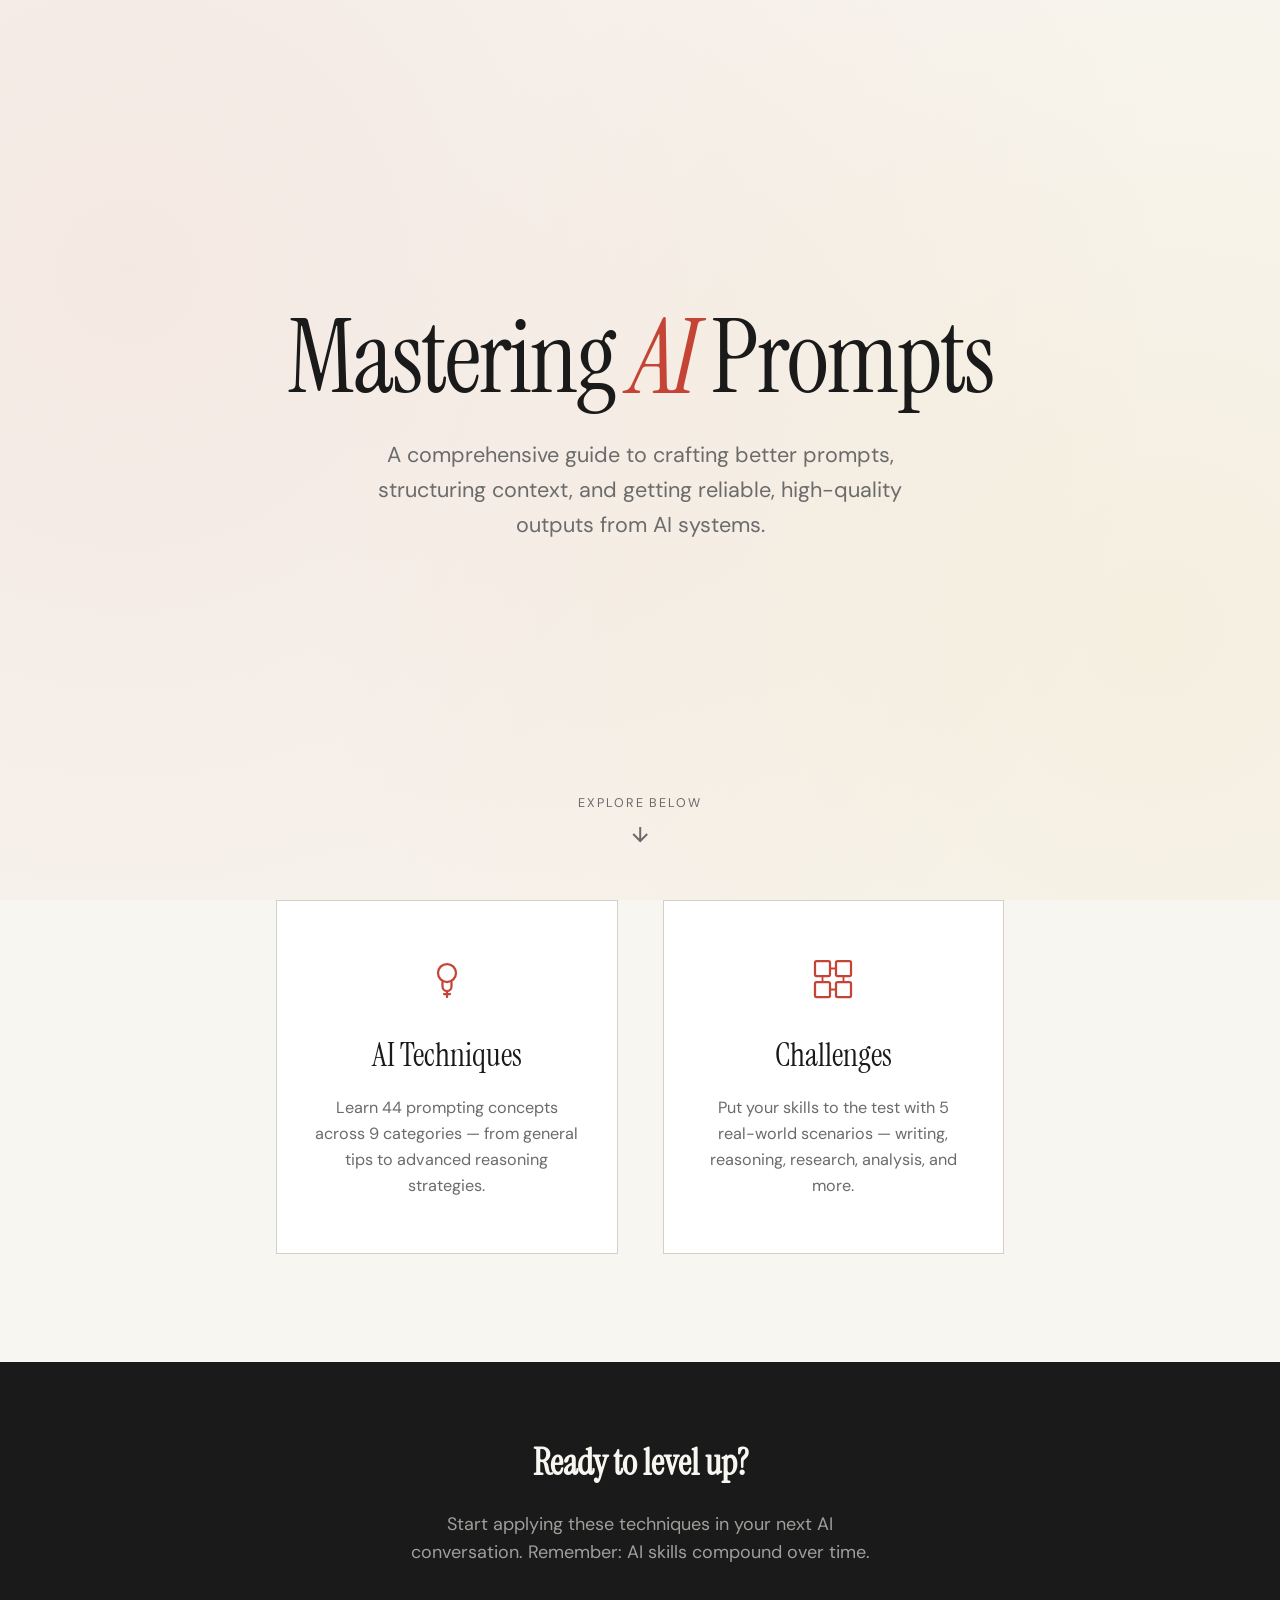
<file: index.html>
<!DOCTYPE html>
<html lang="en">
<head>
    <meta charset="UTF-8">
    <meta name="viewport" content="width=device-width, initial-scale=1.0">
    <title>Mastering AI Prompts — A Guide to Getting More From AI</title>
    <link href="https://fonts.googleapis.com/css2?family=Instrument+Serif:ital@0;1&family=DM+Sans:wght@400;500;600;700&display=swap" rel="stylesheet">
    <link rel="stylesheet" href="css/styles.css">
</head>
<body>

    <header class="hero">
        <div class="hero-content">
            <h1 class="fade-in">Mastering <em>AI</em> Prompts</h1>
            <p class="fade-in delay-2">A comprehensive guide to crafting better prompts, structuring context, and getting reliable, high-quality outputs from AI systems.</p>
        </div>
        <div class="scroll-hint">
            <span>Explore below</span>
            <svg viewBox="0 0 24 24" fill="none" stroke="currentColor" stroke-width="2">
                <path d="M12 5v14M5 12l7 7 7-7"/>
            </svg>
        </div>
    </header>

    <div class="hub-cards">
        <a href="ai-training.html" class="hub-card fade-in delay-1">
            <svg viewBox="0 0 64 64" fill="none" stroke="currentColor" stroke-width="3" stroke-linecap="round" stroke-linejoin="round">
                <circle cx="32" cy="24" r="12"/>
                <path d="M26 36v6a6 6 0 0012 0v-6M32 48v8M28 52h8"/>
            </svg>
            <h2>AI Techniques</h2>
            <p>Learn 44 prompting concepts across 9 categories — from general tips to advanced reasoning strategies.</p>
        </a>
        <a href="challenges.html" class="hub-card fade-in delay-2">
            <svg viewBox="0 0 64 64" fill="none" stroke="currentColor" stroke-width="3" stroke-linecap="round" stroke-linejoin="round">
                <rect x="8" y="8" width="20" height="20" rx="2"/>
                <rect x="36" y="8" width="20" height="20" rx="2"/>
                <rect x="8" y="36" width="20" height="20" rx="2"/>
                <rect x="36" y="36" width="20" height="20" rx="2"/>
                <path d="M28 18h8M46 28v8M28 46h8M18 28v8" stroke-width="2.5"/>
            </svg>
            <h2>Challenges</h2>
            <p>Put your skills to the test with 5 real-world scenarios — writing, reasoning, research, analysis, and more.</p>
        </a>
    </div>

    <footer style="margin-top: 6rem;">
        <h2>Ready to level up?</h2>
        <p>Start applying these techniques in your next AI conversation. Remember: AI skills compound over time.</p>
    </footer>

</body>
</html>
</file>
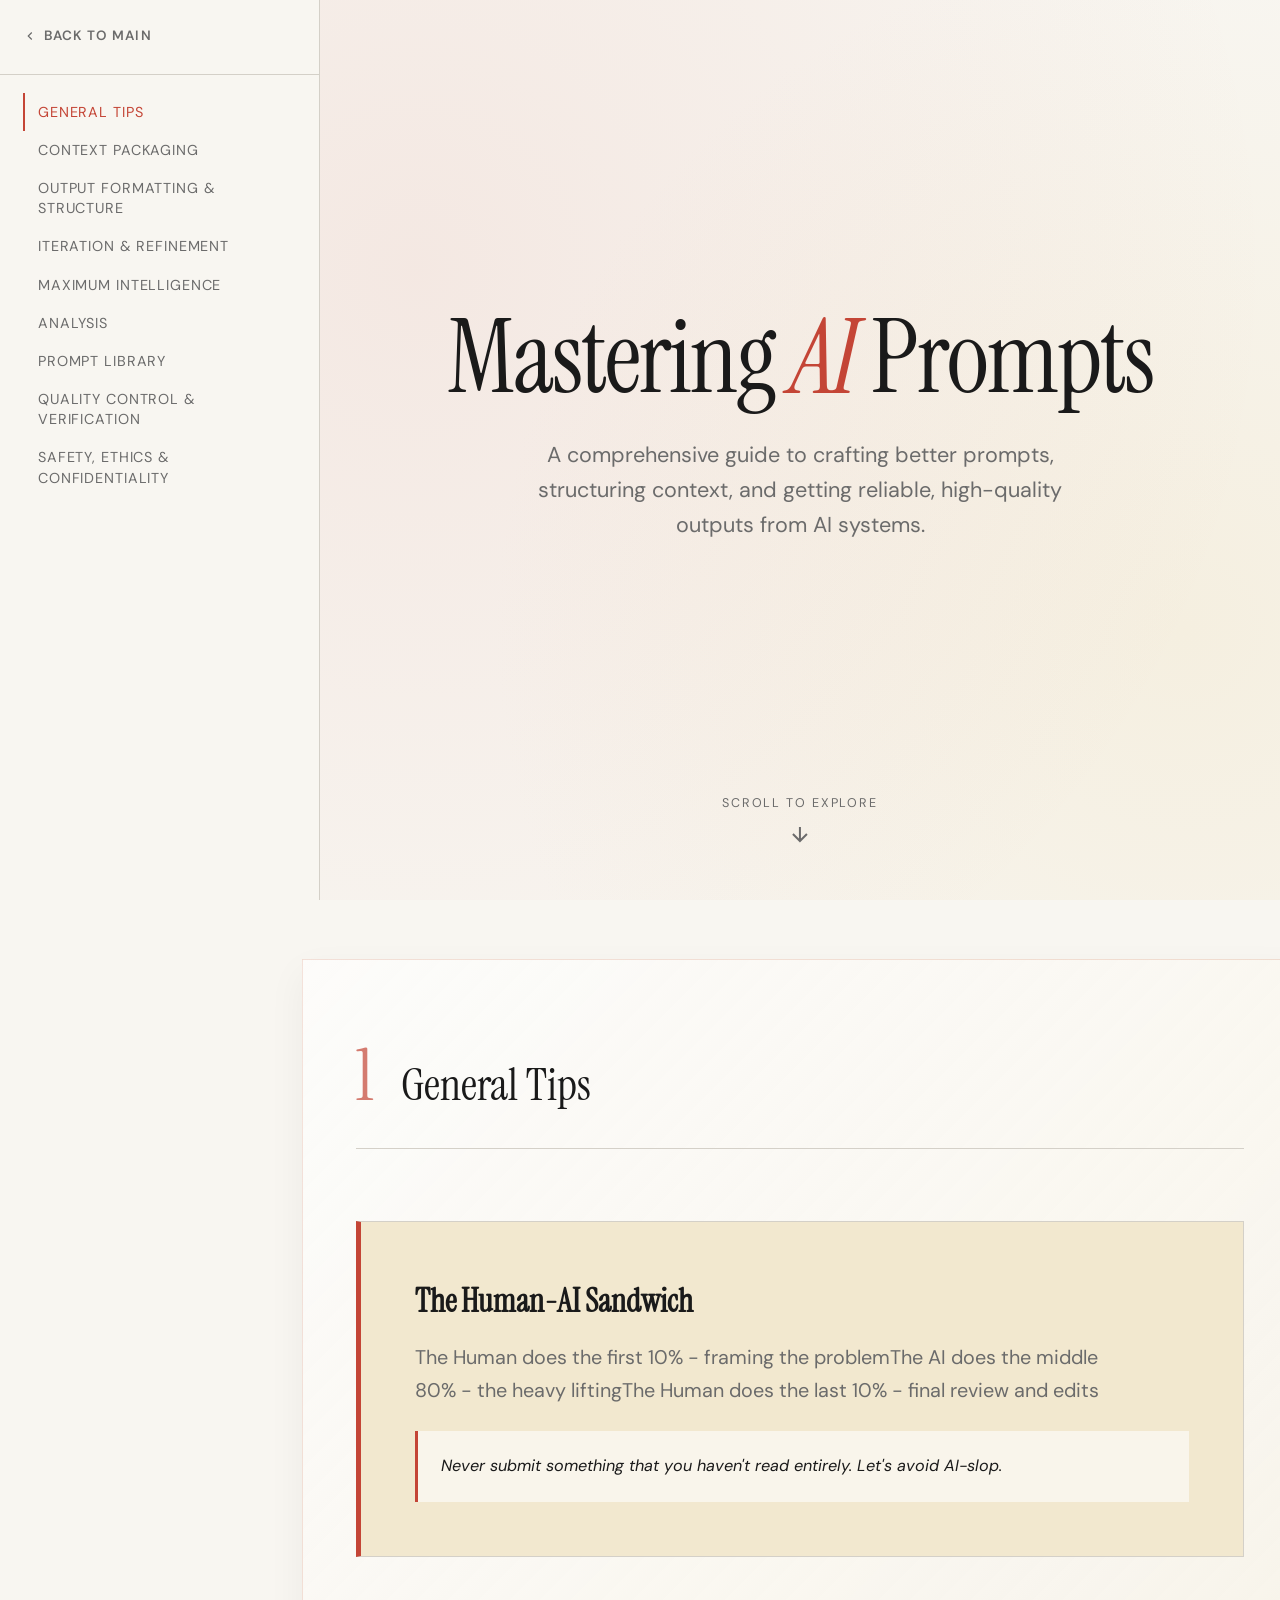
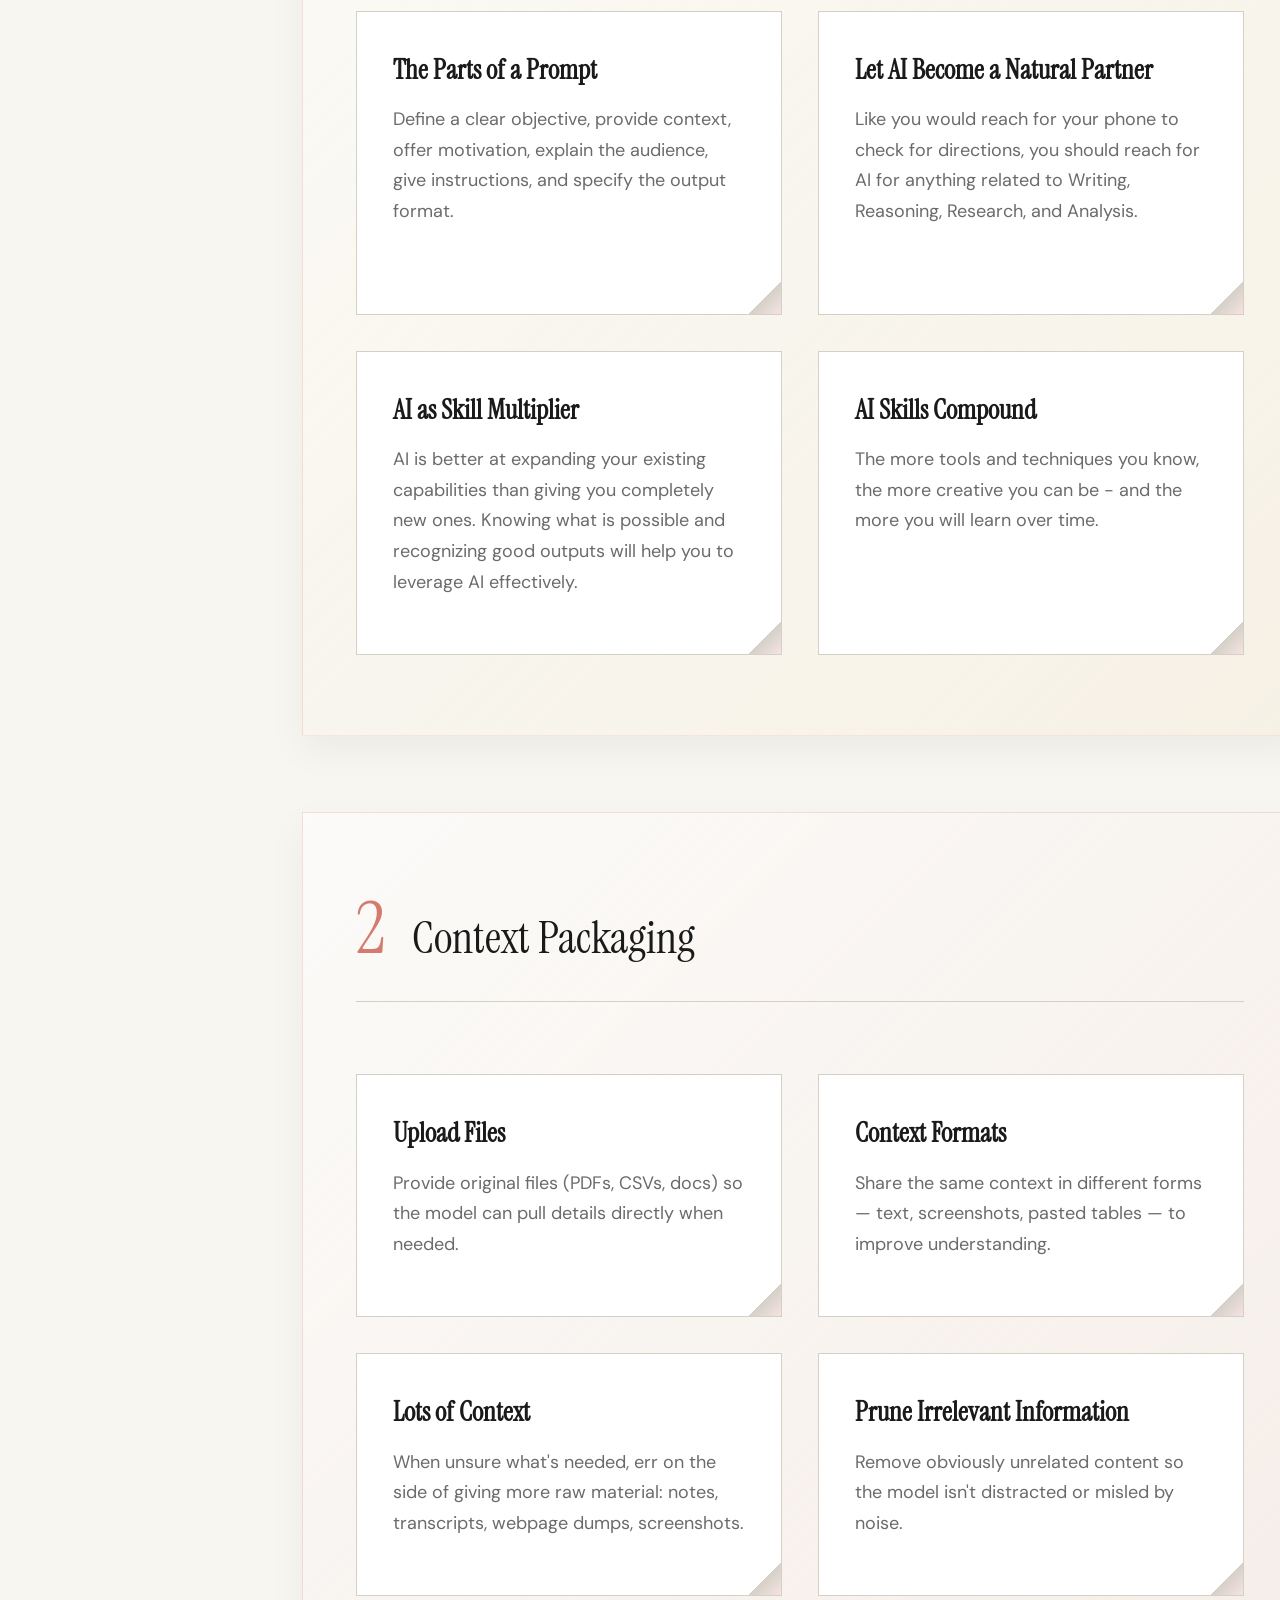
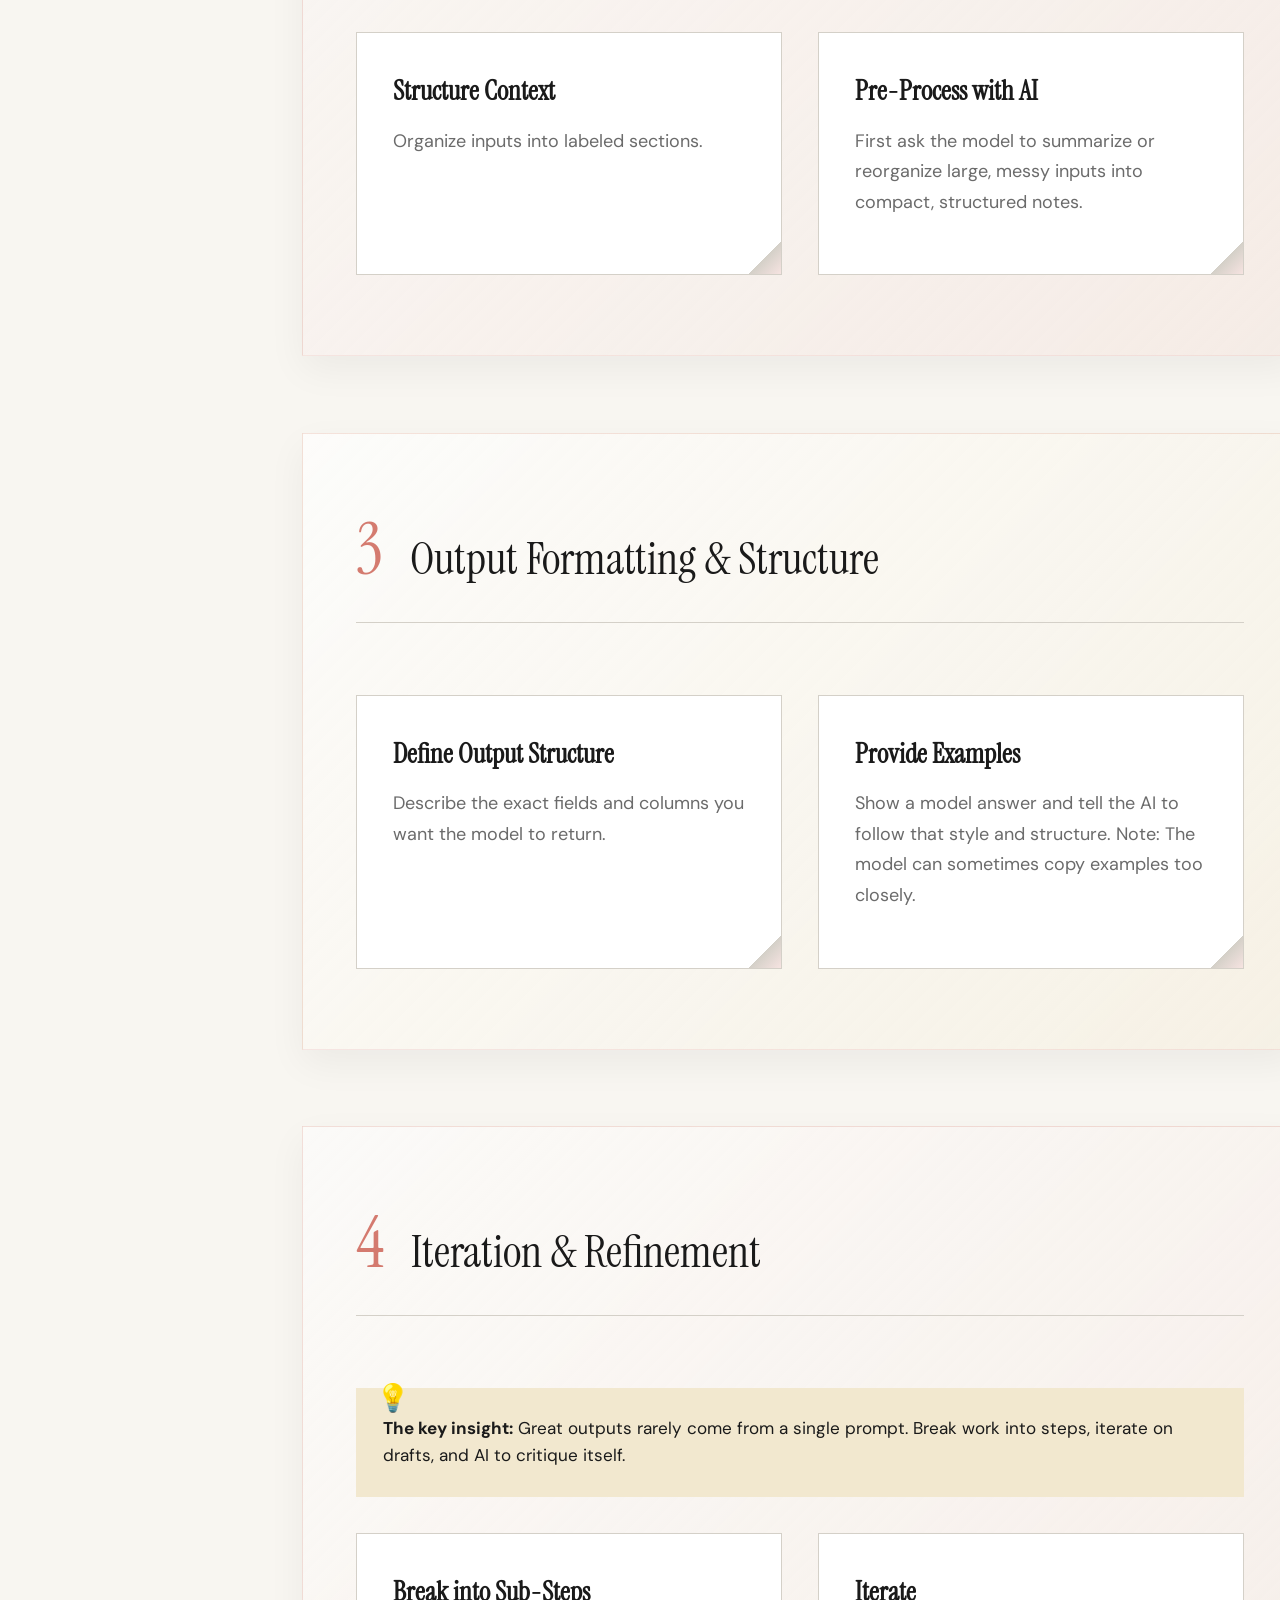
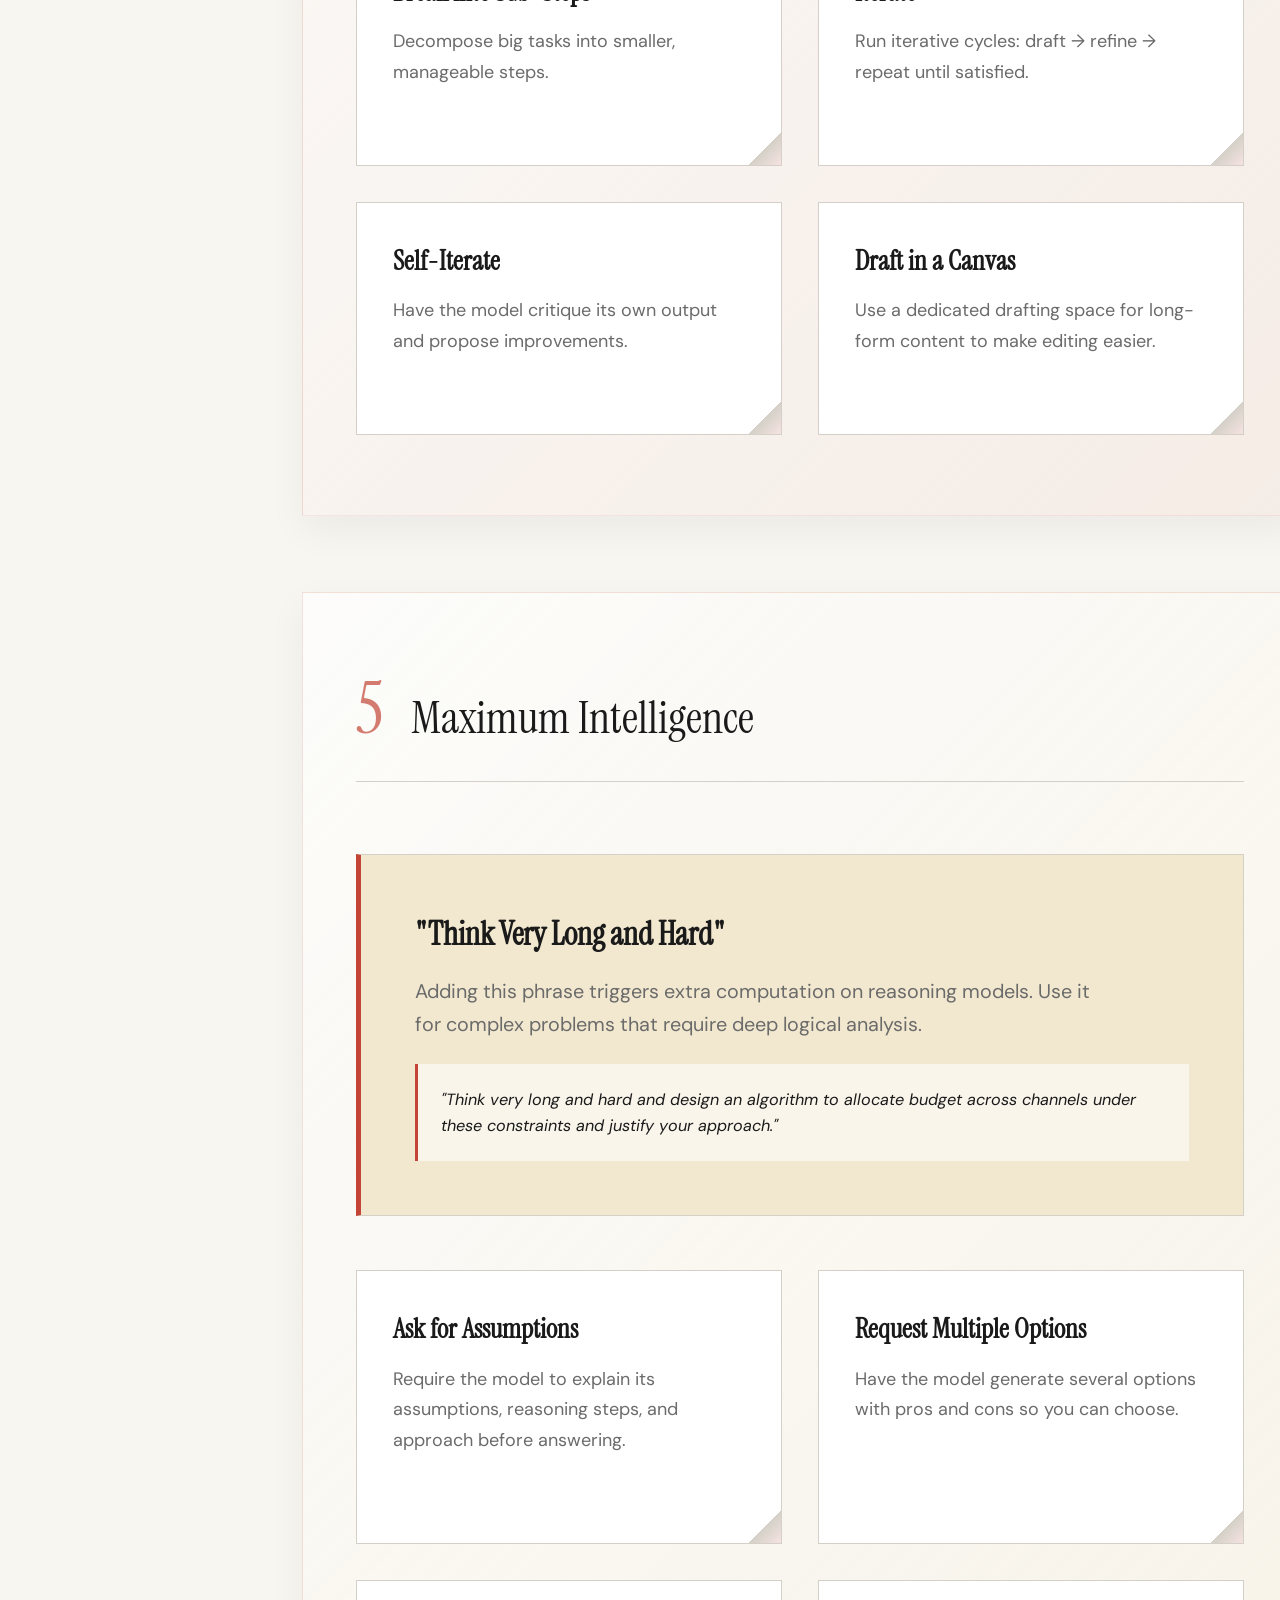
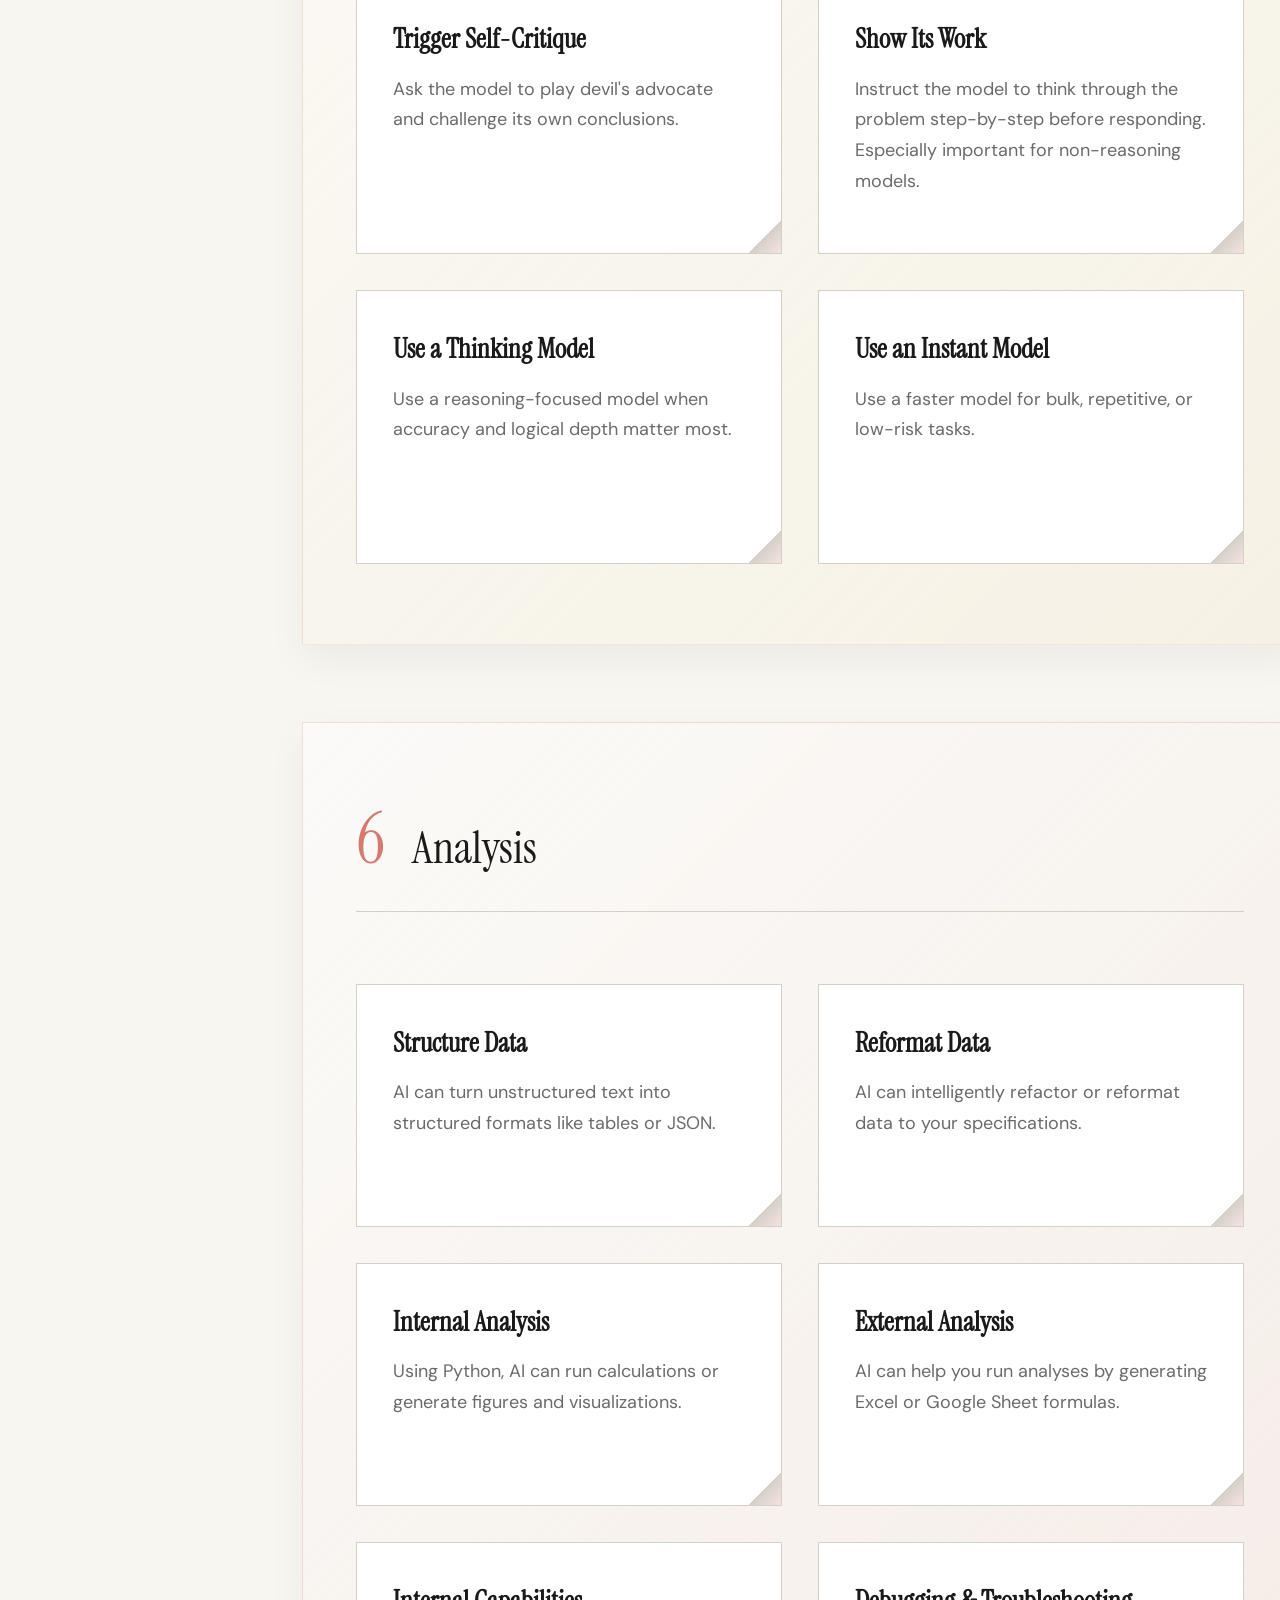
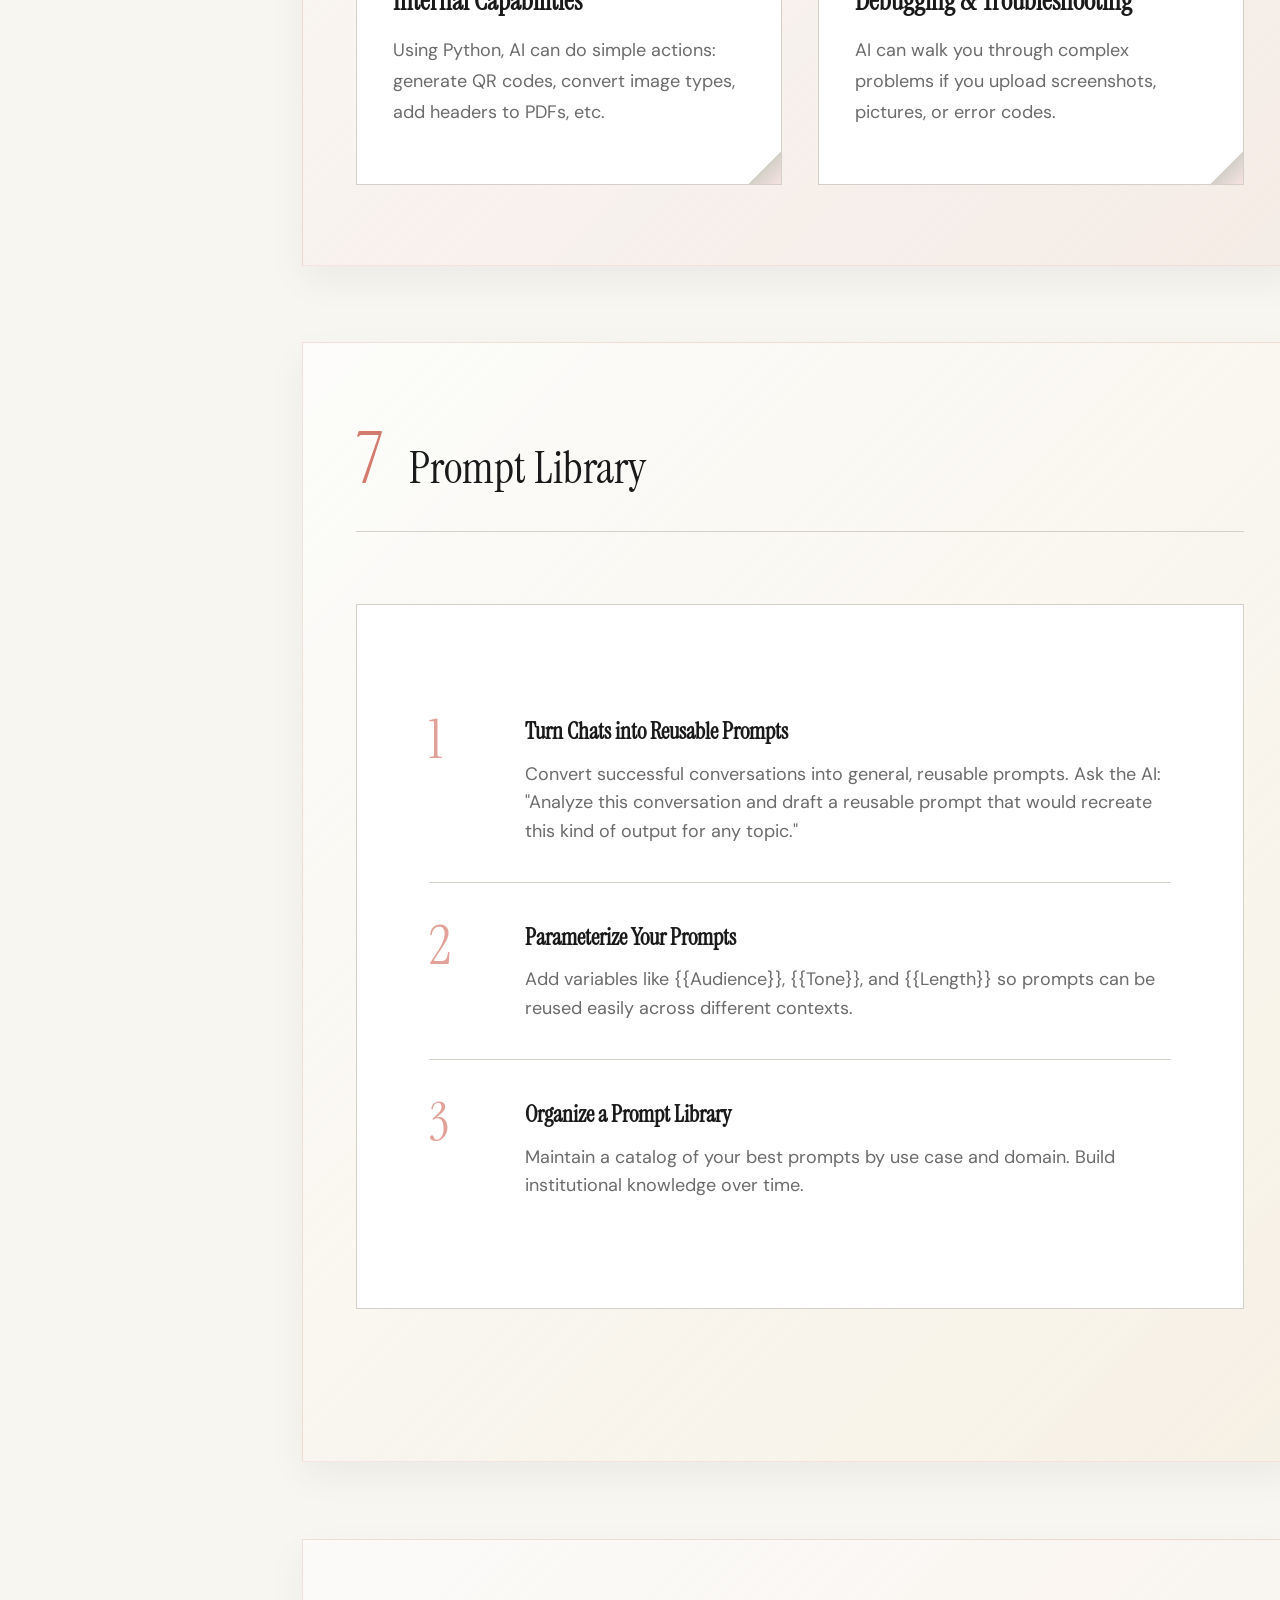
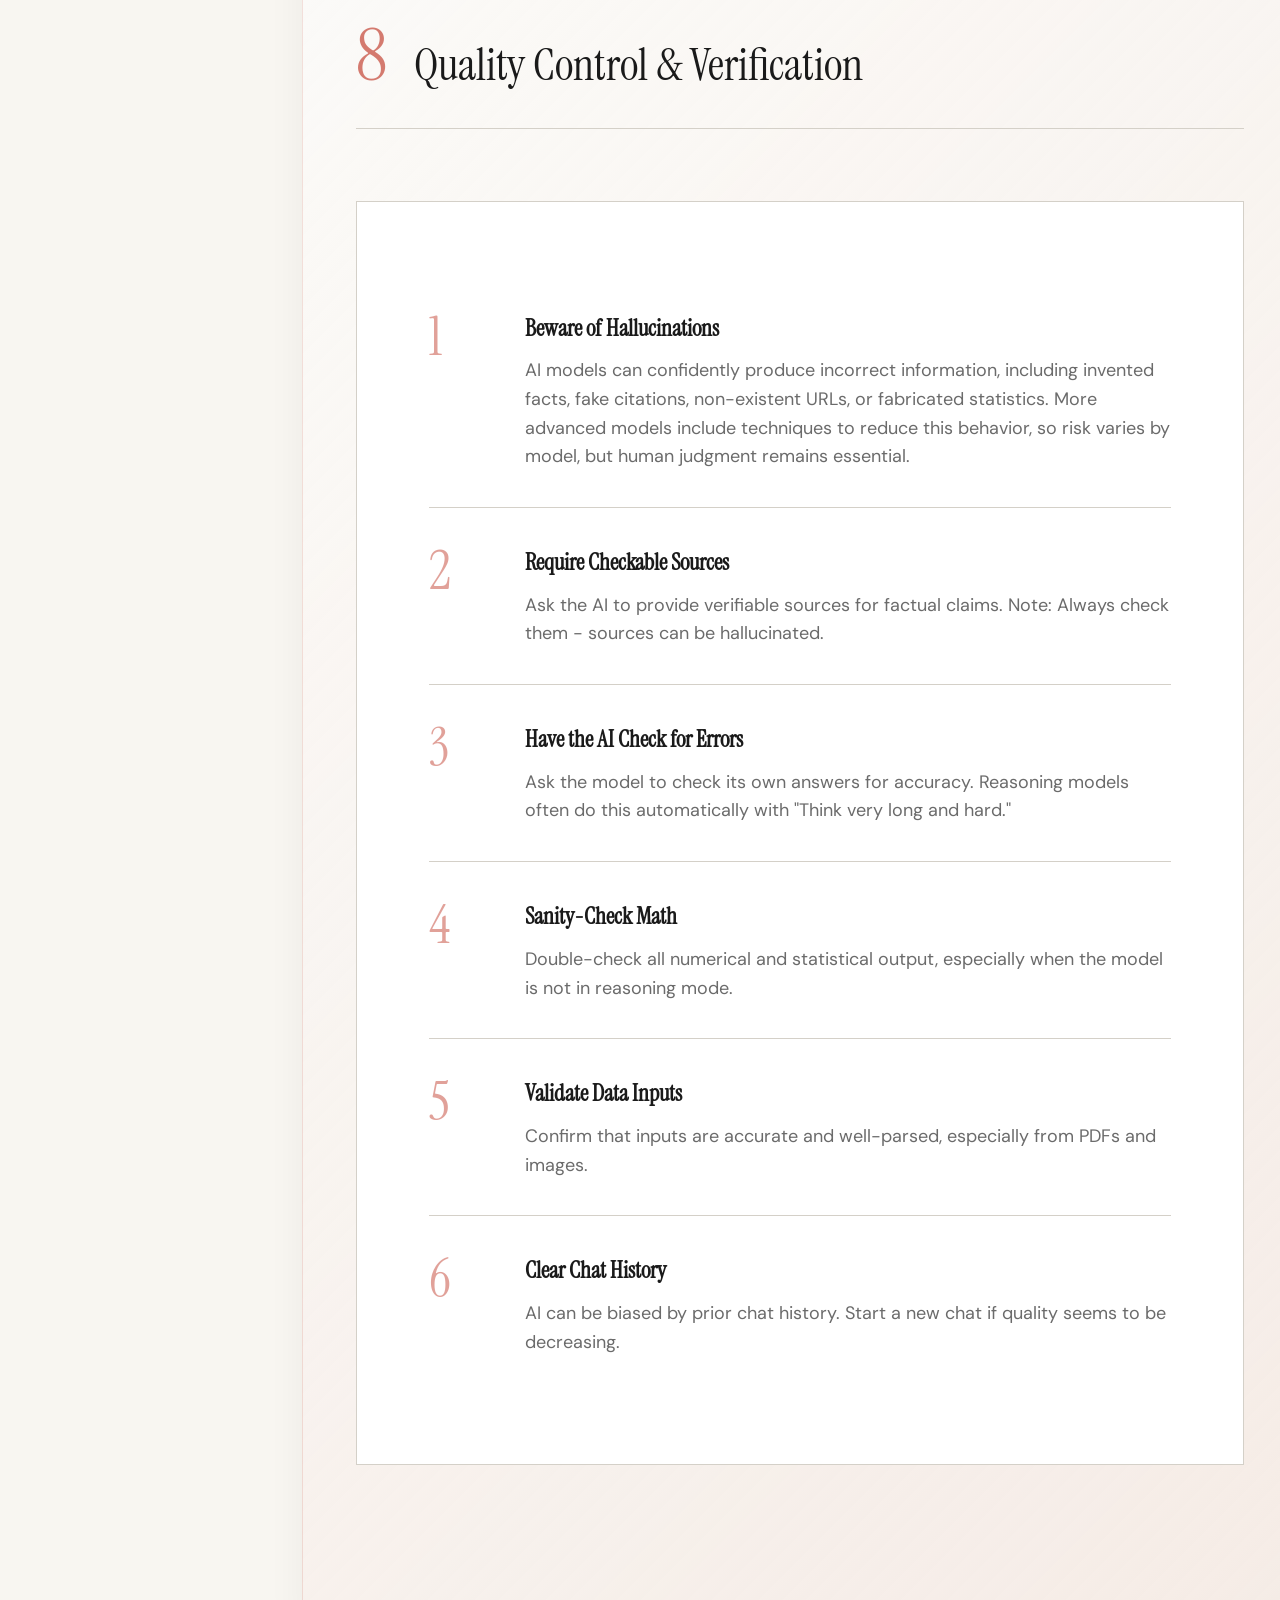
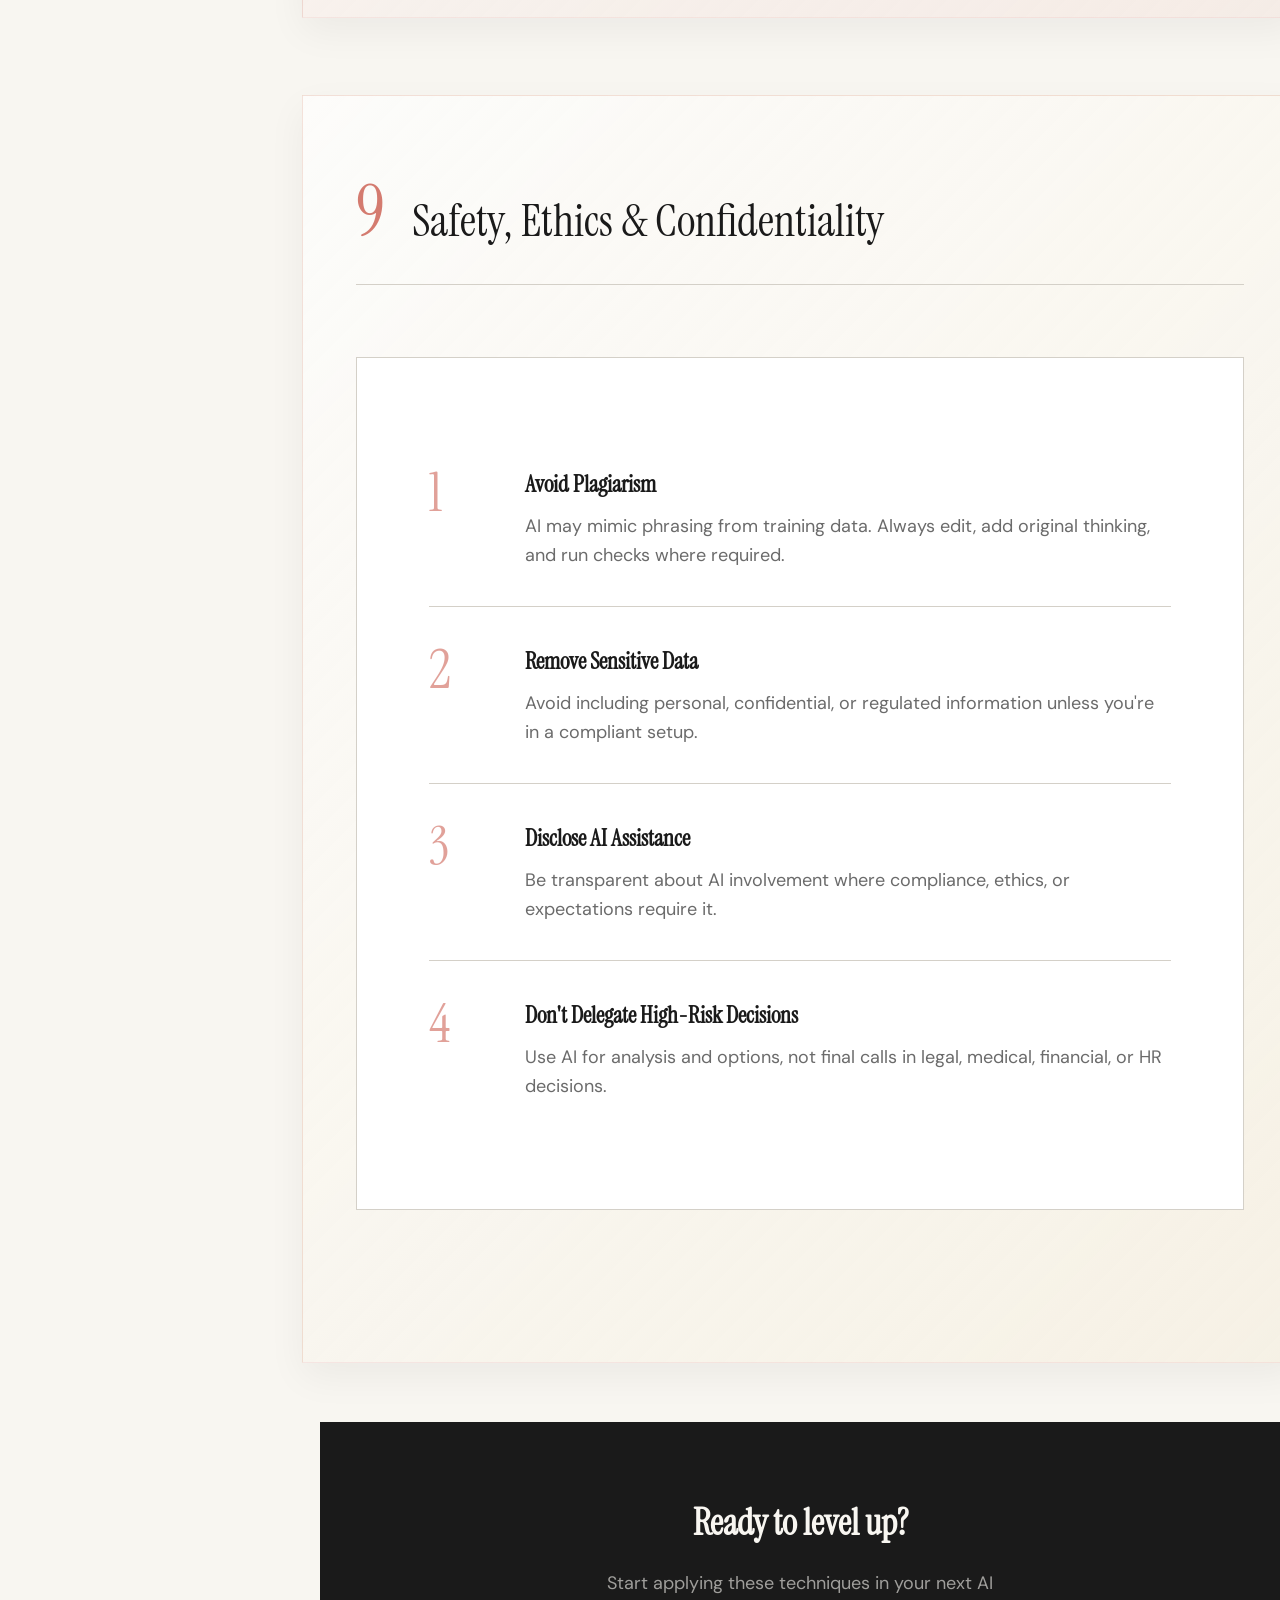
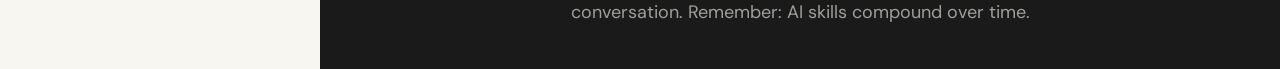
<file: ai-training.html>
<!DOCTYPE html>
<html lang="en">
<head>
    <meta charset="UTF-8">
    <meta name="viewport" content="width=device-width, initial-scale=1.0">
    <title>AI Techniques — Mastering AI Prompts</title>
    <link href="https://fonts.googleapis.com/css2?family=Instrument+Serif:ital@0;1&family=DM+Sans:wght@400;500;600;700&display=swap" rel="stylesheet">
    <link rel="stylesheet" href="css/styles.css">
</head>
<body class="has-sidebar">

    <nav class="sidebar">
        <div class="nav-header">
            <a href="index.html">
                <svg viewBox="0 0 24 24" fill="none" stroke="currentColor" stroke-width="2"><path d="M15 18l-6-6 6-6"/></svg>
                Back to Main
            </a>
        </div>
        <ul class="nav-list">
            <!-- Populated by concepts.js -->
        </ul>
    </nav>

    <header class="hero">
        <div class="hero-content">
            <h1 class="fade-in">Mastering <em>AI</em> Prompts</h1>
            <p class="fade-in delay-2">A comprehensive guide to crafting better prompts, structuring context, and getting reliable, high-quality outputs from AI systems.</p>
        </div>
        <div class="scroll-hint">
            <span>Scroll to explore</span>
            <svg viewBox="0 0 24 24" fill="none" stroke="currentColor" stroke-width="2">
                <path d="M12 5v14M5 12l7 7 7-7"/>
            </svg>
        </div>
    </header>

    <div id="concepts-content">
        <!-- Populated by concepts.js -->
    </div>

    <script type="module" src="js/concepts.js"></script>
</body>
</html>
</file>
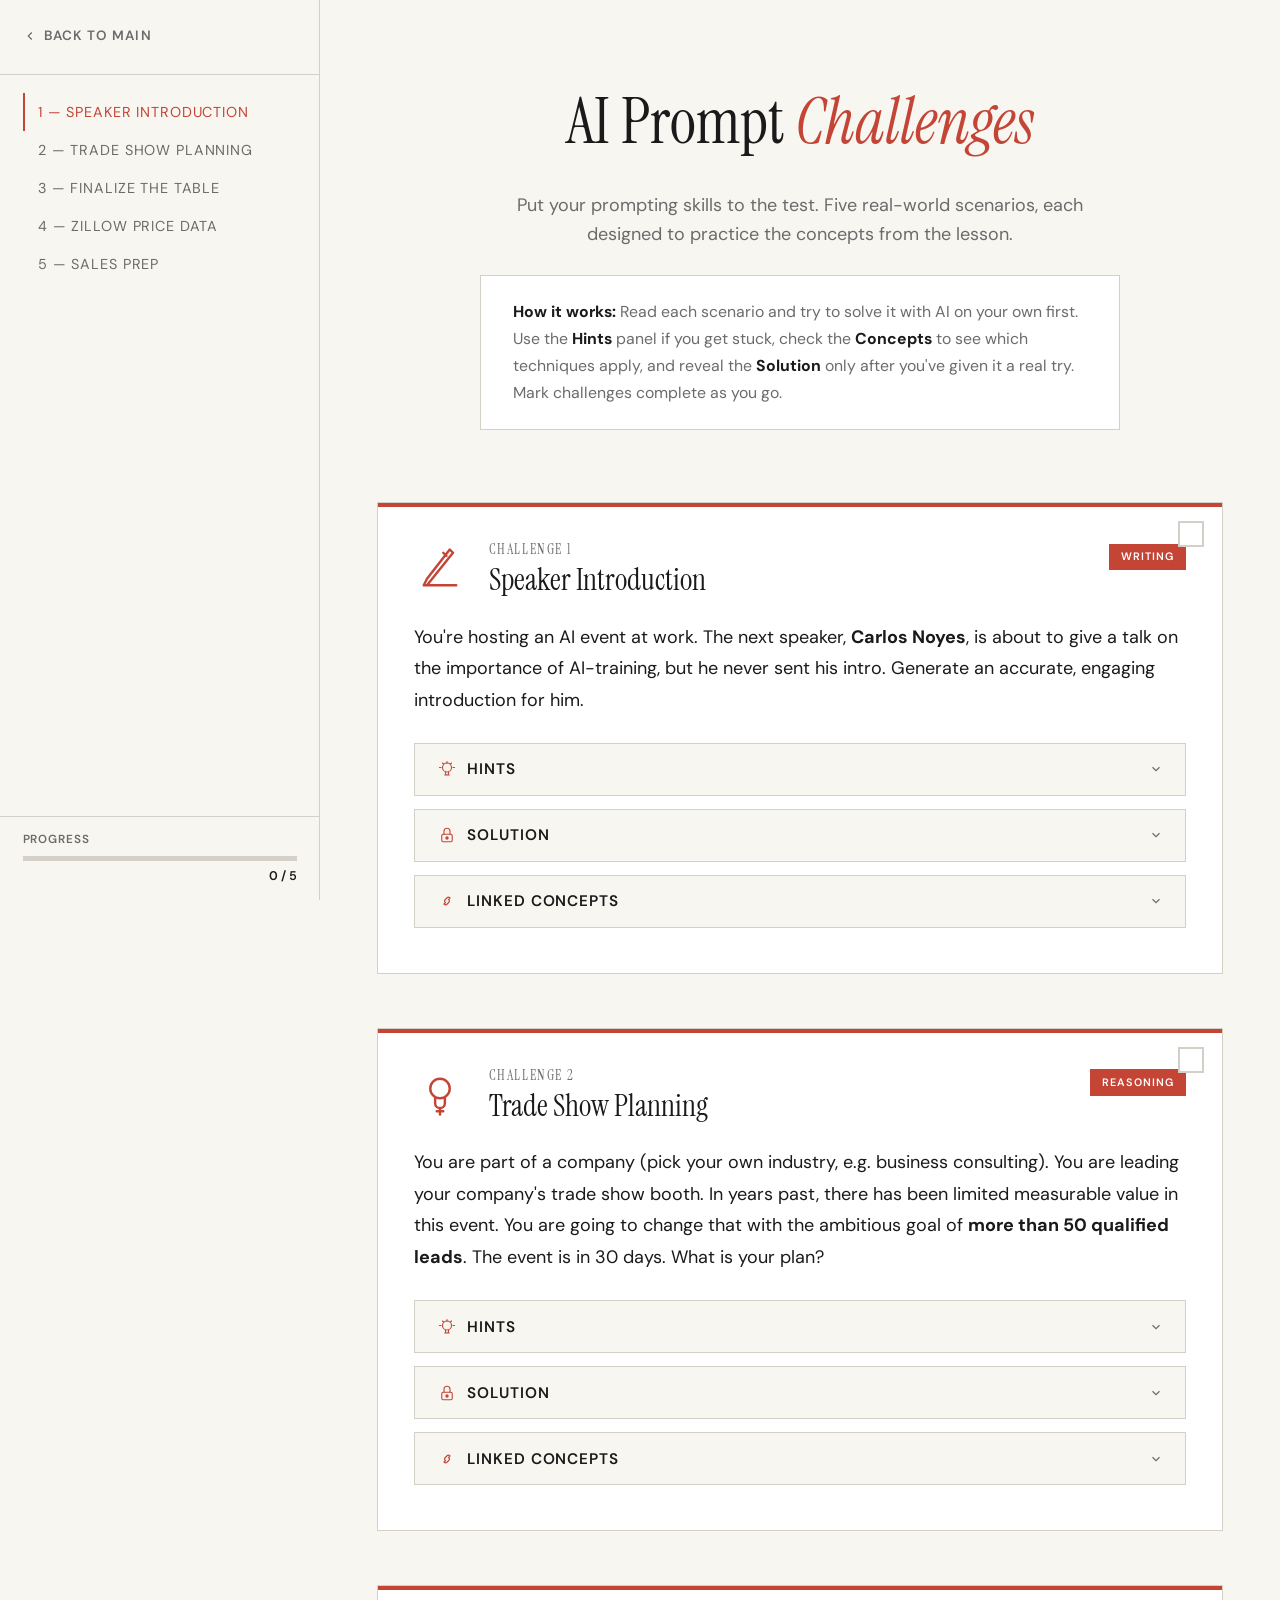
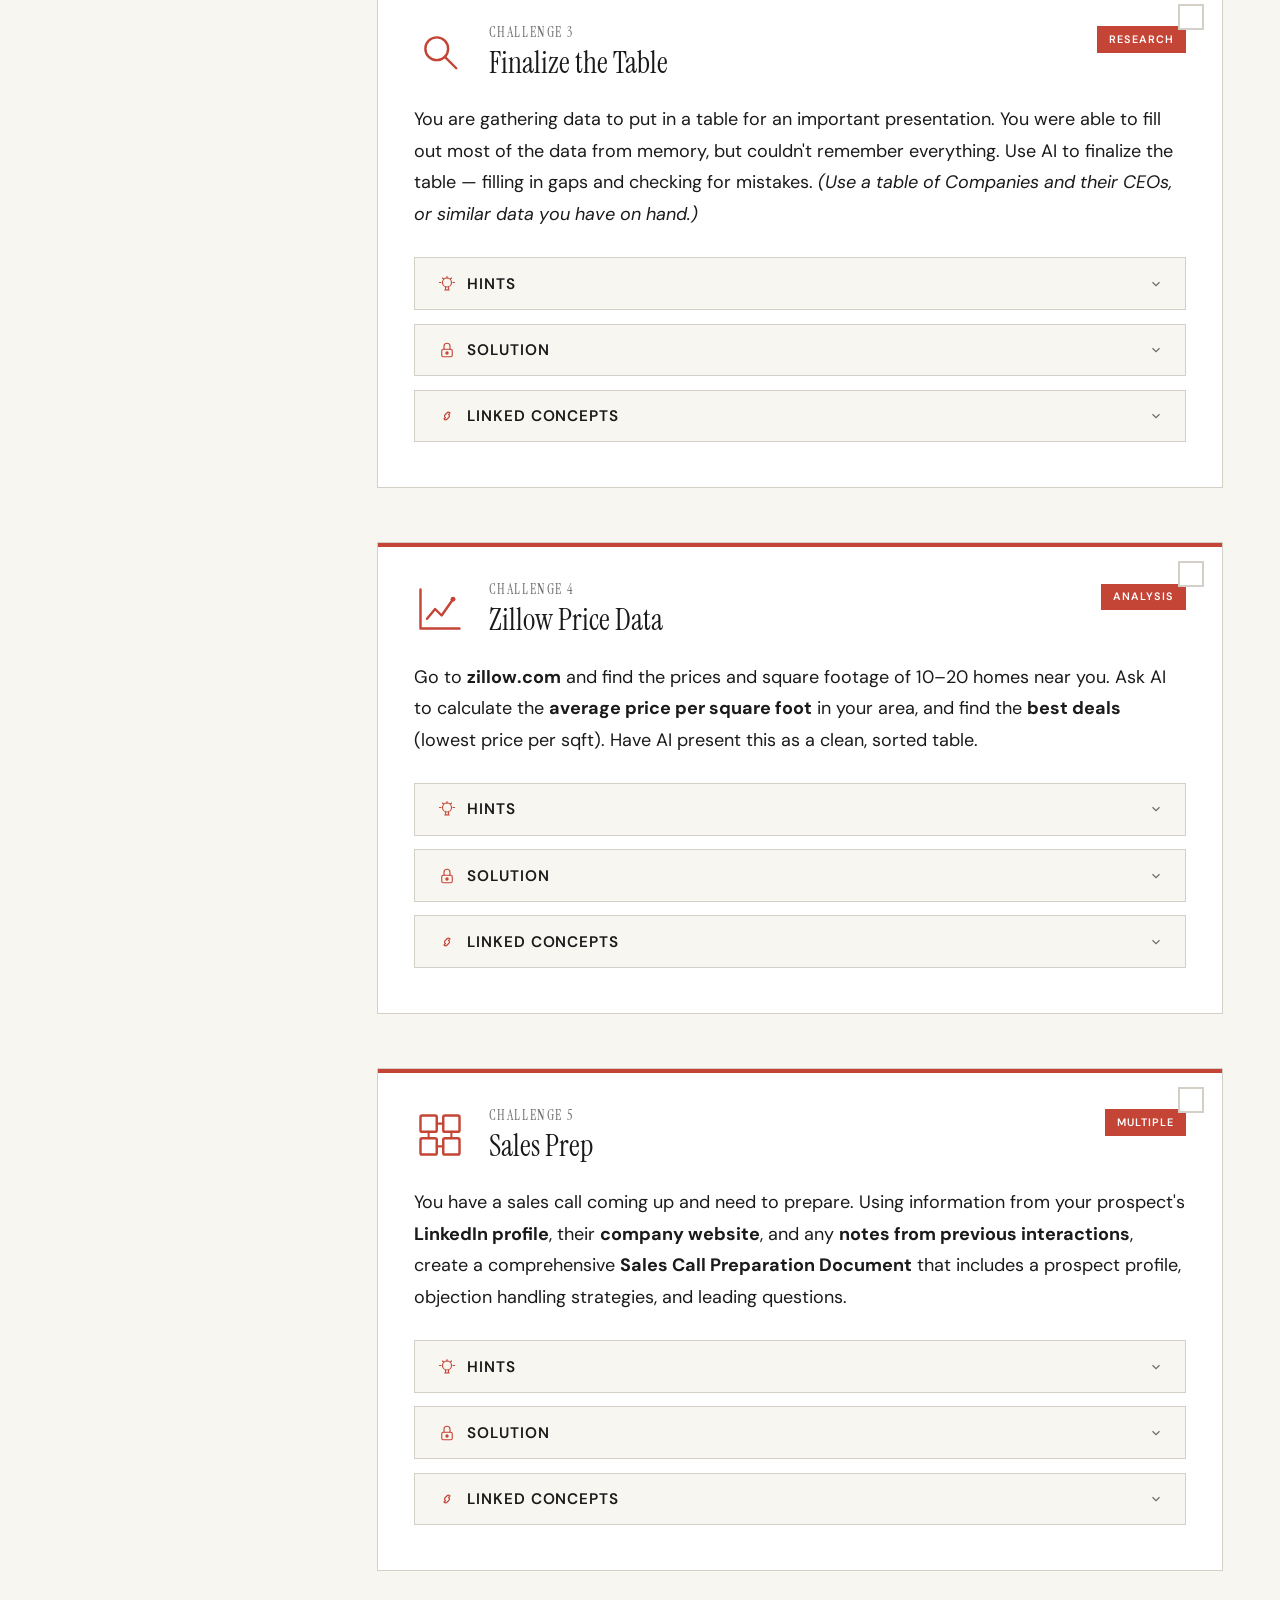
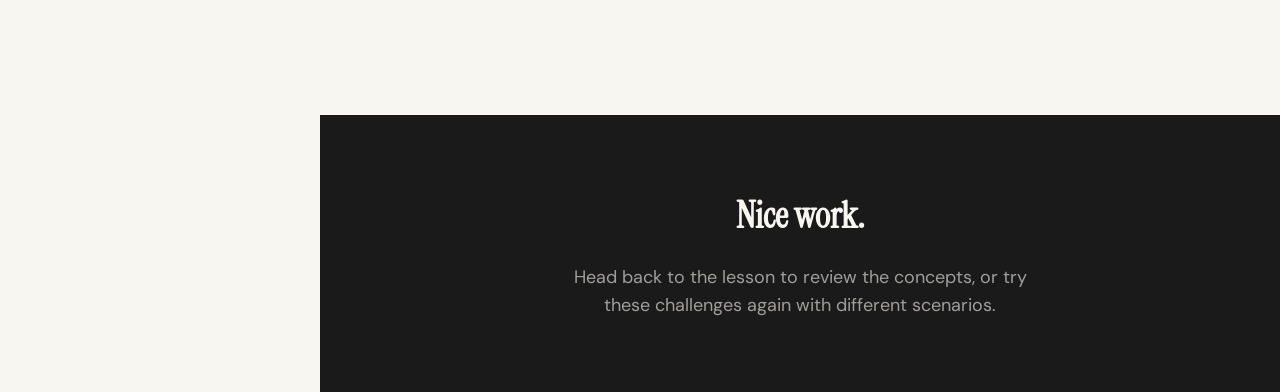
<file: challenges.html>
<!DOCTYPE html>
<html lang="en">
<head>
    <meta charset="UTF-8">
    <meta name="viewport" content="width=device-width, initial-scale=1.0">
    <title>AI Prompt Challenges — Mastering AI Prompts</title>
    <link href="https://fonts.googleapis.com/css2?family=Instrument+Serif:ital@0;1&family=DM+Sans:wght@400;500;600;700&display=swap" rel="stylesheet">
    <link rel="stylesheet" href="css/styles.css">
</head>
<body class="has-sidebar">

    <!-- SVG Sprite (for challenge icons) -->
    <svg xmlns="http://www.w3.org/2000/svg" style="display:none">
        <symbol id="icon-writing" viewBox="0 0 64 64">
            <path d="M12 52h40M16 44l-4 8h4l32-40-4-4L16 44zM36 12l4 4" fill="none" stroke="currentColor" stroke-width="3" stroke-linecap="round" stroke-linejoin="round"/>
        </symbol>
        <symbol id="icon-reasoning" viewBox="0 0 64 64">
            <circle cx="32" cy="24" r="12" fill="none" stroke="currentColor" stroke-width="3"/>
            <path d="M26 36v6a6 6 0 0012 0v-6M32 48v8M28 52h8" fill="none" stroke="currentColor" stroke-width="3" stroke-linecap="round" stroke-linejoin="round"/>
        </symbol>
        <symbol id="icon-research" viewBox="0 0 64 64">
            <circle cx="28" cy="28" r="14" fill="none" stroke="currentColor" stroke-width="3"/>
            <path d="M38 38l14 14" fill="none" stroke="currentColor" stroke-width="3" stroke-linecap="round"/>
        </symbol>
        <symbol id="icon-analysis" viewBox="0 0 64 64">
            <path d="M8 56V8M8 56h48" fill="none" stroke="currentColor" stroke-width="3" stroke-linecap="round"/>
            <path d="M16 44l10-12 8 8 14-20" fill="none" stroke="currentColor" stroke-width="3" stroke-linecap="round" stroke-linejoin="round"/>
            <circle cx="48" cy="20" r="3" fill="currentColor"/>
        </symbol>
        <symbol id="icon-multiple" viewBox="0 0 64 64">
            <rect x="8" y="8" width="20" height="20" rx="2" fill="none" stroke="currentColor" stroke-width="3"/>
            <rect x="36" y="8" width="20" height="20" rx="2" fill="none" stroke="currentColor" stroke-width="3"/>
            <rect x="8" y="36" width="20" height="20" rx="2" fill="none" stroke="currentColor" stroke-width="3"/>
            <rect x="36" y="36" width="20" height="20" rx="2" fill="none" stroke="currentColor" stroke-width="3"/>
            <path d="M28 18h8M46 28v8M28 46h8M18 28v8" fill="none" stroke="currentColor" stroke-width="2.5" stroke-linecap="round"/>
        </symbol>
    </svg>

    <nav class="sidebar">
        <div class="nav-header">
            <a href="index.html">
                <svg viewBox="0 0 24 24" fill="none" stroke="currentColor" stroke-width="2"><path d="M15 18l-6-6 6-6"/></svg>
                Back to Main
            </a>
        </div>
        <ul class="nav-list">
            <!-- Populated by challenges.js -->
        </ul>
        <div class="nav-progress">
            <div class="nav-progress-label">Progress</div>
            <div class="nav-progress-track">
                <div class="nav-progress-fill" id="progressFill"></div>
            </div>
            <div class="nav-progress-count" id="progressCount">0 / 5</div>
        </div>
    </nav>

    <div id="challenges-content">
        <!-- Populated by challenges.js -->
    </div>

    <script type="module" src="js/challenges.js"></script>
</body>
</html>
</file>
<file: css/styles.css>
/* ════════════════════════════════════════════════
   DESIGN TOKENS
   ════════════════════════════════════════════════ */
:root {
    --ink: #1a1a1a;
    --paper: #f8f6f1;
    --accent: #c44536;
    --muted: #6b6b6b;
    --highlight: #f2e8cf;
    --border: #d4d0c8;
    --success: #3a7d44;
}

/* ════════════════════════════════════════════════
   RESET & BASE
   ════════════════════════════════════════════════ */
* { margin: 0; padding: 0; box-sizing: border-box; }

html {
    scroll-behavior: smooth;
    font-size: 18px;
}

body {
    font-family: 'DM Sans', sans-serif;
    background: var(--paper);
    color: var(--ink);
    line-height: 1.6;
    overflow-x: hidden;
}

/* ════════════════════════════════════════════════
   LAYOUT: SIDEBAR
   ════════════════════════════════════════════════ */
body.has-sidebar {
    padding-left: 320px;
}

/* ════════════════════════════════════════════════
   LEFT NAVIGATION (sidebar variant)
   ════════════════════════════════════════════════ */
nav.sidebar {
    position: fixed;
    top: 0;
    left: 0;
    width: 320px;
    height: 100vh;
    overflow-y: auto;
    background: rgba(248, 246, 241, 0.97);
    border-right: 1px solid var(--border);
    z-index: 1000;
    display: flex;
    flex-direction: column;
}

.nav-header {
    padding: 1.25rem;
    border-bottom: 1px solid var(--border);
    flex-shrink: 0;
}

.nav-header a {
    display: inline-flex;
    align-items: center;
    gap: 0.4rem;
    text-decoration: none;
    font-size: 0.75rem;
    font-weight: 600;
    text-transform: uppercase;
    letter-spacing: 0.08em;
    color: var(--muted);
    transition: color 0.2s ease;
}

.nav-header a:hover { color: var(--accent); }

.nav-header a svg {
    width: 14px;
    height: 14px;
}

.nav-list {
    list-style: none;
    padding: 1rem 1.25rem;
    flex: 1;
    display: flex;
    flex-direction: column;
    gap: 0;
    justify-content: start;
}

.nav-list a {
    display: block;
    text-decoration: none;
    color: var(--muted);
    font-size: 0.8rem;
    text-transform: uppercase;
    letter-spacing: 0.06em;
    line-height: 1.4;
    border-left: 2px solid transparent;
    padding: 0.5rem 0.75rem;
    transition: color 0.2s ease, border-color 0.2s ease;
}

.nav-list a:hover,
.nav-list a.active {
    color: var(--accent);
    border-left-color: var(--accent);
}

/* Progress indicator in nav */
.nav-progress {
    flex-shrink: 0;
    padding: 0.75rem 1.25rem;
    border-top: 1px solid var(--border);
}

.nav-progress-label {
    font-size: 0.65rem;
    text-transform: uppercase;
    letter-spacing: 0.08em;
    color: var(--muted);
    font-weight: 600;
    margin-bottom: 0.4rem;
}

.nav-progress-track {
    height: 5px;
    background: var(--border);
    overflow: hidden;
    margin-bottom: 0.3rem;
}

.nav-progress-fill {
    height: 100%;
    background: var(--accent);
    width: 0%;
    transition: width 0.5s ease;
}

.nav-progress-count {
    font-size: 0.7rem;
    color: var(--ink);
    font-weight: 600;
    text-align: right;
}

/* ════════════════════════════════════════════════
   HERO
   ════════════════════════════════════════════════ */
.hero {
    min-height: 100vh;
    display: flex;
    flex-direction: column;
    justify-content: center;
    align-items: center;
    padding: 6rem 2rem;
    text-align: center;
    position: relative;
    overflow: hidden;
}

.hero.hero-short {
    min-height: 60vh;
    padding: 8rem 2rem 4rem;
}

.hero::before {
    content: '';
    position: absolute;
    top: -50%;
    left: -50%;
    width: 200%;
    height: 200%;
    background: radial-gradient(circle at 30% 40%, rgba(196, 69, 54, 0.08) 0%, transparent 50%),
                radial-gradient(circle at 70% 60%, rgba(242, 232, 207, 0.5) 0%, transparent 40%);
    animation: drift 20s ease-in-out infinite;
}

@keyframes drift {
    0%, 100% { transform: translate(0, 0) rotate(0deg); }
    50% { transform: translate(-2%, 2%) rotate(1deg); }
}

.hero-content {
    position: relative;
    z-index: 1;
    max-width: 900px;
}

.hero h1 {
    font-family: 'Instrument Serif', serif;
    font-size: clamp(3rem, 8vw, 7rem);
    font-weight: 400;
    line-height: 1.05;
    margin-bottom: 1.5rem;
    letter-spacing: -0.02em;
}

.hero h1 em { font-style: italic; color: var(--accent); }

.hero p {
    font-size: 1.2rem;
    color: var(--muted);
    max-width: 600px;
    margin: 0 auto 3rem;
}

.scroll-hint {
    position: absolute;
    bottom: 3rem;
    left: 50%;
    transform: translateX(-50%);
    display: flex;
    flex-direction: column;
    align-items: center;
    gap: 0.5rem;
    color: var(--muted);
    font-size: 0.7rem;
    text-transform: uppercase;
    letter-spacing: 0.15em;
    animation: bounce 2s ease-in-out infinite;
}

@keyframes bounce {
    0%, 100% { transform: translateX(-50%) translateY(0); }
    50% { transform: translateX(-50%) translateY(8px); }
}

.scroll-hint svg { width: 24px; height: 24px; }

/* ════════════════════════════════════════════════
   SECTIONS
   ════════════════════════════════════════════════ */
section {
    position: relative;
    isolation: isolate;
    padding: 5.5rem 2rem;
    max-width: 1200px;
    margin: 2.25rem auto;
}

section::before {
    content: '';
    position: absolute;
    inset: 1rem -1rem;
    border: 1px solid rgba(196, 69, 54, 0.12);
    background: linear-gradient(135deg, rgba(255, 255, 255, 0.65) 0%, rgba(242, 232, 207, 0.35) 100%);
    box-shadow: 0 14px 36px rgba(26, 26, 26, 0.05);
    z-index: -1;
}

section:nth-of-type(even)::before {
    background: linear-gradient(135deg, rgba(255, 255, 255, 0.5) 0%, rgba(196, 69, 54, 0.06) 100%);
}

.section-header {
    display: flex;
    align-items: baseline;
    gap: 1.5rem;
    margin-bottom: 4rem;
    border-bottom: 1px solid var(--border);
    padding-bottom: 1.5rem;
}

.section-number {
    font-family: 'Instrument Serif', serif;
    font-size: 4rem;
    color: var(--accent);
    line-height: 1;
    opacity: 0.7;
}

.section-title {
    font-family: 'Instrument Serif', serif;
    font-size: 2.5rem;
    font-weight: 400;
}

/* ════════════════════════════════════════════════
   CONCEPT CARDS
   ════════════════════════════════════════════════ */
.concepts-grid {
    display: grid;
    gap: 2rem;
}

.concept-card {
    background: white;
    border: 1px solid var(--border);
    padding: 2rem;
    position: relative;
    transition: transform 0.3s ease, box-shadow 0.3s ease;
}

.concept-card:hover {
    transform: translateY(-4px);
    box-shadow: 0 12px 40px rgba(0,0,0,0.08);
}

.concept-card::before {
    content: '';
    position: absolute;
    top: 0; left: 0;
    width: 4px; height: 100%;
    background: var(--accent);
    opacity: 0;
    transition: opacity 0.3s ease;
}

.concept-card:hover::before { opacity: 1; }

.concept-name {
    font-family: 'Instrument Serif', serif;
    font-size: 1.5rem;
    margin-bottom: 0.75rem;
    color: var(--ink);
}

.concept-description {
    color: var(--muted);
    margin-bottom: 1.25rem;
    line-height: 1.7;
}

.concept-example {
    background: var(--highlight);
    padding: 1.25rem;
    font-size: 0.9rem;
    border-left: 3px solid var(--accent);
    font-style: italic;
    color: var(--ink);
    line-height: 1.6;
}

.concept-example::before { content: none !important; display: none !important; }

/* Flip card overrides */
.concept-card.flip-card {
    background: transparent; border: none; padding: 0;
}
.concept-card.flip-card:hover { transform: none; box-shadow: none; }
.concept-card.flip-card::before { display: none; }

.flip-card { perspective: 1000px; cursor: pointer; }

.flip-card-inner {
    position: relative;
    width: 100%;
    min-height: 180px;
    transition: transform 0.6s cubic-bezier(0.4, 0, 0.2, 1);
    transform-style: preserve-3d;
}

.flip-card.flipped .flip-card-inner { transform: rotateY(180deg); }

.flip-card-front,
.flip-card-back {
    position: absolute;
    top: 0; left: 0;
    width: 100%; height: 100%;
    backface-visibility: hidden;
    -webkit-backface-visibility: hidden;
    background: white;
    border: 1px solid var(--border);
    padding: 2rem;
    overflow: hidden;
}

.flip-card-front { z-index: 2; }

.flip-card-front::after {
    content: '';
    position: absolute;
    bottom: 0; right: 0;
    width: 32px; height: 32px;
    background: linear-gradient(135deg, transparent 50%, var(--border) 50%, rgba(196, 69, 54, 0.15) 100%);
    transition: width 0.25s ease, height 0.25s ease, background 0.25s ease;
}

.flip-card:hover .flip-card-front::after {
    width: 44px; height: 44px;
    background: linear-gradient(135deg, transparent 50%, var(--accent) 50%, rgba(196, 69, 54, 0.3) 100%);
}

.flip-card:hover .flip-card-inner { transform: rotateY(-4deg); }
.flip-card.flipped:hover .flip-card-inner { transform: rotateY(176deg); }

.flip-card-back {
    transform: rotateY(180deg);
    background: var(--highlight);
    display: flex; flex-direction: column; justify-content: center;
    border-left: 4px solid var(--accent);
}

.flip-card-back .concept-example {
    background: transparent; border-left: none; padding: 0;
    font-size: 1rem; line-height: 1.7;
}

.flip-card-back .flip-label {
    font-size: 0.65rem; text-transform: uppercase; letter-spacing: 0.1em;
    color: var(--accent); margin-bottom: 0.75rem; font-weight: 600;
}

.flip-card .flip-card-front::before {
    content: '';
    position: absolute; top: 0; left: 0;
    width: 4px; height: 100%;
    background: var(--accent); opacity: 0;
    transition: opacity 0.3s ease;
}

.flip-card:hover .flip-card-front::before { opacity: 1; }

/* Featured Concept */
.featured-concept {
    background: var(--highlight); color: var(--ink);
    padding: 3rem; margin: 3rem 0;
    position: relative; overflow: hidden;
    border: 1px solid var(--border); border-left: 5px solid var(--accent);
}
.featured-concept::after { content: none; }
.featured-concept .concept-name { color: var(--ink); font-size: 1.8rem; }
.featured-concept .concept-description { color: var(--muted); font-size: 1.1rem; max-width: 700px; }
.featured-concept .concept-example { background: rgba(255,255,255,0.6); border-left-color: var(--accent); color: var(--ink); }

/* Two-col grid */
.two-col { display: grid; grid-template-columns: repeat(2, 1fr); gap: 2rem; }
@media (max-width: 768px) { .two-col { grid-template-columns: 1fr; } }

/* Principles */
.principles { background: white; padding: 4rem; margin: 4rem 0; border: 1px solid var(--border); }
.principle-item { display: flex; gap: 2rem; padding: 2rem 0; border-bottom: 1px solid var(--border); }
.principle-item:last-child { border-bottom: none; }
.principle-number { font-family: 'Instrument Serif', serif; font-size: 3rem; color: var(--accent); opacity: 0.5; line-height: 1; min-width: 60px; }
.principle-content h3 { font-family: 'Instrument Serif', serif; font-size: 1.3rem; margin-bottom: 0.5rem; }
.principle-content p { color: var(--muted); }

/* Category Badge */
.category-badge {
    display: inline-block; background: var(--accent); color: white;
    font-size: 0.65rem; text-transform: uppercase; letter-spacing: 0.1em;
    padding: 0.3rem 0.7rem; margin-bottom: 1rem;
}

/* Tip callout */
.tip { background: var(--highlight); padding: 1.5rem; margin: 2rem 0; position: relative; }
.tip::before { content: '💡'; position: absolute; top: -12px; left: 20px; font-size: 1.5rem; }
.tip p { font-size: 0.95rem; color: var(--ink); }

/* ════════════════════════════════════════════════
   CHALLENGES
   ════════════════════════════════════════════════ */
.challenges-intro {
    max-width: 900px;
    margin: 0 auto;
    padding: 4rem 2rem 2rem;
    text-align: center;
}

.challenges-intro h2 {
    font-family: 'Instrument Serif', serif;
    font-size: clamp(2rem, 5vw, 3.5rem);
    font-weight: 400;
    margin-bottom: 1rem;
}

.challenges-intro h2 em { font-style: italic; color: var(--accent); }

.challenges-intro p {
    font-size: 1rem;
    color: var(--muted);
    max-width: 600px;
    margin: 0 auto 1.5rem;
}

.challenges-intro .how-it-works {
    background: white;
    border: 1px solid var(--border);
    padding: 1.25rem 1.75rem;
    max-width: 640px;
    margin: 0 auto;
    text-align: left;
    font-size: 0.88rem;
    line-height: 1.7;
    color: var(--muted);
}

.challenges-intro .how-it-works strong { color: var(--ink); }

.challenge-section {
    max-width: 900px;
    margin: 2rem auto;
    padding: 0 1.5rem 3rem;
}

.challenge-card {
    position: relative;
    background: white;
    border: 1px solid var(--border);
    margin-bottom: 3rem;
    overflow: hidden;
    transition: box-shadow 0.3s ease;
}

.challenge-card:hover { box-shadow: 0 12px 40px rgba(0,0,0,0.07); }

.challenge-card::before {
    content: ''; position: absolute; top: 0; left: 0; right: 0;
    height: 4px; background: var(--accent);
}

.challenge-header {
    display: flex; align-items: center; gap: 1.25rem;
    padding: 2rem 2rem 1.25rem;
}

.challenge-icon { width: 52px; height: 52px; flex-shrink: 0; color: var(--accent); }

.challenge-meta { flex: 1; }

.challenge-number {
    font-family: 'Instrument Serif', serif; font-size: 0.75rem;
    text-transform: uppercase; letter-spacing: 0.12em; color: var(--muted);
    margin-bottom: 0.15rem;
}

.challenge-title {
    font-family: 'Instrument Serif', serif; font-size: 1.65rem;
    font-weight: 400; line-height: 1.2;
}

.challenge-type-badge {
    display: inline-block; background: var(--accent); color: white;
    font-size: 0.6rem; text-transform: uppercase; letter-spacing: 0.1em;
    padding: 0.25rem 0.65rem; font-weight: 600; align-self: flex-start; margin-top: 0.25rem;
}

.challenge-body { padding: 0 2rem 1.75rem; }

.challenge-scenario {
    font-size: 1rem; line-height: 1.75; color: var(--ink); margin-bottom: 1.5rem;
}

.challenge-check {
    position: absolute; top: 1rem; right: 1rem; z-index: 2;
}

.challenge-check input[type="checkbox"] {
    appearance: none; -webkit-appearance: none;
    width: 26px; height: 26px; border: 2px solid var(--border);
    cursor: pointer; background: white; transition: all 0.2s ease; position: relative;
}

.challenge-check input[type="checkbox"]:hover { border-color: var(--accent); }

.challenge-check input[type="checkbox"]:checked {
    background: var(--success); border-color: var(--success);
}

.challenge-check input[type="checkbox"]:checked::after {
    content: ''; position: absolute; top: 3px; left: 7px;
    width: 6px; height: 12px; border: solid white;
    border-width: 0 2.5px 2.5px 0; transform: rotate(45deg);
}

/* Expandable panels */
.panel { border: 1px solid var(--border); margin-bottom: 0.75rem; overflow: hidden; }

.panel-toggle {
    display: flex; align-items: center; gap: 0.65rem;
    width: 100%; padding: 0.85rem 1.25rem;
    background: var(--paper); border: none; cursor: pointer;
    font-family: 'DM Sans', sans-serif; font-size: 0.85rem;
    font-weight: 600; text-transform: uppercase; letter-spacing: 0.06em;
    color: var(--ink); transition: background 0.2s ease; text-align: left;
}

.panel-toggle:hover { background: var(--highlight); }

.panel-toggle svg {
    width: 18px; height: 18px; flex-shrink: 0; color: var(--accent);
}

.panel-toggle .arrow {
    width: 14px; height: 14px; margin-left: auto; color: var(--muted);
    transition: transform 0.3s ease;
}

.panel.open .panel-toggle .arrow { transform: rotate(180deg); }

.panel-content {
    max-height: 0; overflow: hidden;
    transition: max-height 0.4s ease;
}

.panel.open .panel-content { max-height: 2000px; }

.panel-inner { padding: 0 1.25rem 1.25rem; }

.hint-text { font-size: 0.92rem; line-height: 1.7; color: var(--muted); }
.hint-text strong { color: var(--ink); }

.solution-locked {
    display: flex; align-items: center; justify-content: center;
    gap: 0.5rem; padding: 1rem; color: var(--muted); font-size: 0.85rem;
}
.solution-locked svg { width: 18px; height: 18px; }

.solution-reveal-btn {
    display: block; width: 100%; padding: 0.7rem;
    background: var(--ink); color: var(--paper); border: none; cursor: pointer;
    font-family: 'DM Sans', sans-serif; font-size: 0.8rem;
    font-weight: 600; text-transform: uppercase; letter-spacing: 0.08em;
    transition: background 0.2s ease;
}

.solution-reveal-btn:hover { background: var(--accent); }

.solution-content { display: none; }
.solution-content.revealed { display: block; }

.solution-prompt {
    background: var(--ink); color: #e0ddd6;
    padding: 1.25rem 1.5rem; font-size: 0.82rem; line-height: 1.7;
    font-family: 'DM Mono', 'Consolas', monospace;
    white-space: pre-wrap; word-break: break-word;
    margin-bottom: 1rem; position: relative;
}

.solution-prompt .prompt-label {
    display: block; font-family: 'DM Sans', sans-serif;
    font-size: 0.6rem; text-transform: uppercase; letter-spacing: 0.12em;
    color: var(--accent); margin-bottom: 0.65rem; font-weight: 600;
}

.solution-note {
    font-size: 0.85rem; color: var(--muted); line-height: 1.7; font-style: italic;
}

.concepts-panel .panel-inner { display: flex; flex-wrap: wrap; gap: 0.5rem; }

.concept-tag {
    display: inline-flex; align-items: center; gap: 0.35rem;
    padding: 0.35rem 0.75rem; background: var(--highlight);
    border: 1px solid var(--border); font-size: 0.72rem; font-weight: 500;
    color: var(--ink); cursor: pointer;
    transition: background 0.2s ease, border-color 0.2s ease;
}

.concept-tag:hover { background: rgba(196, 69, 54, 0.1); border-color: var(--accent); }

/* ════════════════════════════════════════════════
   CONCEPT POPUP MODAL
   ════════════════════════════════════════════════ */
.concept-popup-overlay {
    position: fixed;
    inset: 0;
    background: rgba(26, 26, 26, 0.5);
    z-index: 2000;
    display: flex;
    align-items: center;
    justify-content: center;
    padding: 2rem;
    opacity: 0;
    visibility: hidden;
    transition: opacity 0.25s ease, visibility 0.25s ease;
}

.concept-popup-overlay.open {
    opacity: 1;
    visibility: visible;
}

.concept-popup {
    background: white;
    border: 1px solid var(--border);
    max-width: 560px;
    width: 100%;
    max-height: 80vh;
    overflow-y: auto;
    position: relative;
    transform: translateY(20px) scale(0.95);
    transition: transform 0.3s ease;
    box-shadow: 0 24px 64px rgba(0,0,0,0.2);
}

.concept-popup-overlay.open .concept-popup {
    transform: translateY(0) scale(1);
}

.concept-popup-close {
    position: absolute;
    top: 1rem;
    right: 1rem;
    width: 32px;
    height: 32px;
    border: none;
    background: var(--paper);
    cursor: pointer;
    display: flex;
    align-items: center;
    justify-content: center;
    transition: background 0.2s ease;
    z-index: 1;
}

.concept-popup-close:hover {
    background: var(--highlight);
}

.concept-popup-close svg {
    width: 16px;
    height: 16px;
    color: var(--muted);
}

.concept-popup-header {
    padding: 2rem 2rem 1rem;
    border-bottom: 1px solid var(--border);
}

.concept-popup-category {
    display: inline-block;
    background: var(--accent);
    color: white;
    font-size: 0.6rem;
    text-transform: uppercase;
    letter-spacing: 0.1em;
    padding: 0.25rem 0.6rem;
    margin-bottom: 0.75rem;
    font-weight: 600;
}

.concept-popup-name {
    font-family: 'Instrument Serif', serif;
    font-size: 1.6rem;
    font-weight: 400;
    color: var(--ink);
    line-height: 1.2;
    padding-right: 2rem;
}

.concept-popup-body {
    padding: 1.5rem 2rem 2rem;
}

.concept-popup-description {
    font-size: 1rem;
    line-height: 1.7;
    color: var(--muted);
    margin-bottom: 1.5rem;
}

.concept-popup-example {
    background: var(--highlight);
    padding: 1.25rem;
    font-size: 0.9rem;
    border-left: 3px solid var(--accent);
    font-style: italic;
    color: var(--ink);
    line-height: 1.6;
}

.concept-popup-example-label {
    font-size: 0.65rem;
    text-transform: uppercase;
    letter-spacing: 0.1em;
    color: var(--accent);
    margin-bottom: 0.5rem;
    font-weight: 600;
    font-style: normal;
}

.concept-popup-link {
    display: inline-flex;
    align-items: center;
    gap: 0.4rem;
    margin-top: 1.5rem;
    font-size: 0.8rem;
    color: var(--accent);
    text-decoration: none;
    font-weight: 600;
    text-transform: uppercase;
    letter-spacing: 0.06em;
    transition: color 0.2s ease;
}

.concept-popup-link:hover {
    color: var(--ink);
}

.concept-popup-link svg {
    width: 14px;
    height: 14px;
}

/* ════════════════════════════════════════════════
   FOOTER
   ════════════════════════════════════════════════ */
footer {
    background: var(--ink); color: var(--paper);
    padding: 4rem 2rem; text-align: center;
}

footer h2 { font-family: 'Instrument Serif', serif; font-size: 2rem; margin-bottom: 1rem; }
footer p { color: rgba(248, 246, 241, 0.6); max-width: 500px; margin: 0 auto; }

/* ════════════════════════════════════════════════
   ANIMATIONS
   ════════════════════════════════════════════════ */
.fade-in {
    opacity: 0; transform: translateY(30px);
    animation: fadeIn 0.8s ease forwards;
}

@keyframes fadeIn { to { opacity: 1; transform: translateY(0); } }

.delay-1 { animation-delay: 0.1s; }
.delay-2 { animation-delay: 0.2s; }
.delay-3 { animation-delay: 0.3s; }

.reveal {
    opacity: 0; transform: translateY(40px);
    transition: opacity 0.6s ease, transform 0.6s ease;
}

.reveal.visible { opacity: 1; transform: translateY(0); }

/* ════════════════════════════════════════════════
   HUB PAGE — Navigation Cards
   ════════════════════════════════════════════════ */
.hub-cards {
    display: grid;
    grid-template-columns: repeat(2, 1fr);
    gap: 2.5rem;
    max-width: 800px;
    margin: 0 auto;
    padding: 0 2rem;
    position: relative;
    z-index: 1;
}

.hub-card {
    display: flex;
    flex-direction: column;
    align-items: center;
    justify-content: center;
    text-decoration: none;
    background: white;
    border: 1px solid var(--border);
    padding: 3rem 2rem;
    text-align: center;
    transition: transform 0.3s ease, box-shadow 0.3s ease, border-color 0.3s ease;
    position: relative;
    overflow: hidden;
}

.hub-card::before {
    content: '';
    position: absolute;
    top: 0; left: 0; right: 0;
    height: 4px;
    background: var(--accent);
    transform: scaleX(0);
    transition: transform 0.3s ease;
}

.hub-card:hover::before { transform: scaleX(1); }

.hub-card:hover {
    transform: translateY(-6px);
    box-shadow: 0 16px 48px rgba(0,0,0,0.1);
    border-color: var(--accent);
}

.hub-card svg {
    width: 48px;
    height: 48px;
    color: var(--accent);
    margin-bottom: 1.5rem;
}

.hub-card h2 {
    font-family: 'Instrument Serif', serif;
    font-size: 1.8rem;
    font-weight: 400;
    color: var(--ink);
    margin-bottom: 0.75rem;
}

.hub-card p {
    font-size: 0.9rem;
    color: var(--muted);
    line-height: 1.6;
}

/* ════════════════════════════════════════════════
   RESPONSIVE
   ════════════════════════════════════════════════ */
@media (max-width: 1024px) {
    body.has-sidebar { padding-left: 0; padding-top: 0; }

    nav.sidebar {
        position: fixed;
        top: 0; left: 0; right: 0;
        width: auto; height: auto;
        border-right: none;
        border-bottom: 1px solid var(--border);
        flex-direction: column;
        z-index: 1000;
    }

    .nav-list {
        flex-direction: row;
        gap: 0;
        overflow-x: auto;
        white-space: nowrap;
        padding: 0.5rem 0.75rem;
    }

    .nav-list a {
        border-left: none;
        border-bottom: 2px solid transparent;
        padding: 0.3rem 0.6rem;
        font-size: 0.7rem;
    }

    .nav-list a:hover,
    .nav-list a.active {
        border-left-color: transparent;
        border-bottom-color: var(--accent);
    }

    .nav-progress {
        display: none !important;
    }

    .hero { padding-top: 8rem; }
    .hero.hero-short { padding-top: 8rem; }
    .challenges-intro { padding-top: 6rem; }
}

@media (max-width: 768px) {
    .hub-cards {
        grid-template-columns: 1fr;
        gap: 1.5rem;
    }
}

/* ════════════════════════════════════════════════
   PRINT
   ════════════════════════════════════════════════ */
@media print {
    * { animation: none !important; transition: none !important; }
    nav { display: none !important; }
    body, body.has-sidebar { padding-left: 0; }
    .reveal { opacity: 1 !important; transform: none !important; }
    .panel-content { max-height: none !important; }
    .solution-content { display: block !important; }
    .solution-reveal-btn, .solution-locked { display: none !important; }
    section { break-after: page; page-break-after: always; break-inside: avoid; }
}
</file>
